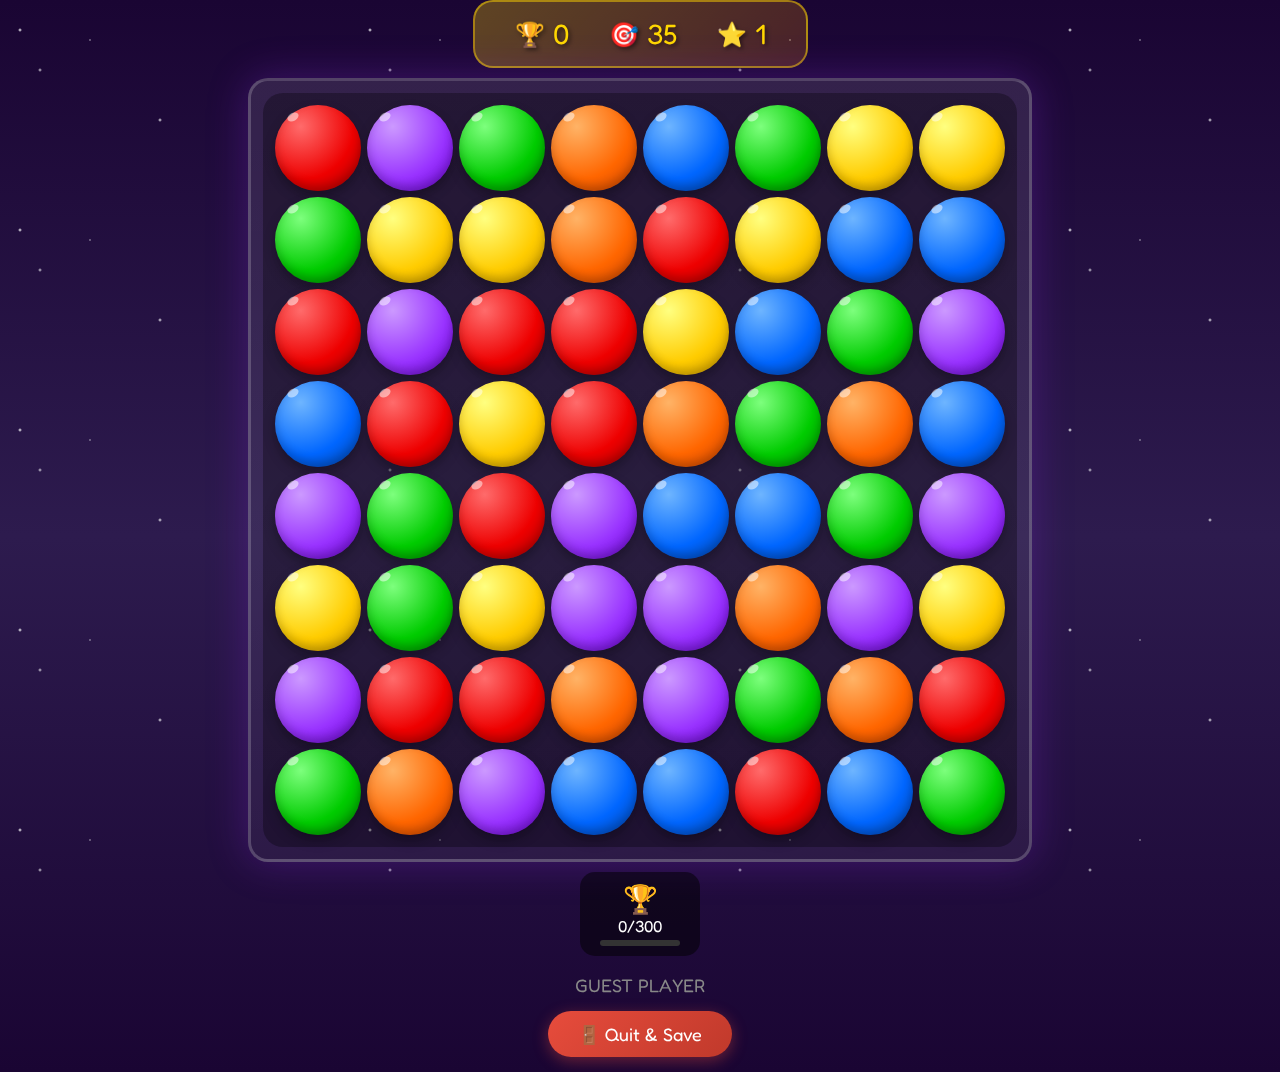
<file: index.html>
<!DOCTYPE html>
<html lang="en">

<head>
    <meta charset="UTF-8">
    <meta name="viewport" content="width=device-width, initial-scale=1.0, user-scalable=no">
    <title>🎈 Balloon Crush</title>
    <link href="https://fonts.googleapis.com/css2?family=Fredoka+One&display=swap" rel="stylesheet">
    <style>
        * {
            margin: 0;
            padding: 0;
            box-sizing: border-box;
        }

        body {
            background: linear-gradient(180deg, #1a0533 0%, #2d1b4e 50%, #1a0533 100%);
            min-height: 100vh;
            display: flex;
            flex-direction: column;
            align-items: center;
            justify-content: center;
            font-family: 'Fredoka One', 'Segoe UI', Arial, sans-serif;
            overflow: hidden;
        }

        body::before {
            content: '';
            position: fixed;
            top: 0;
            left: 0;
            right: 0;
            bottom: 0;
            background-image:
                radial-gradient(2px 2px at 20px 30px, #fff, transparent),
                radial-gradient(2px 2px at 40px 70px, rgba(255, 255, 255, 0.8), transparent),
                radial-gradient(1px 1px at 90px 40px, #fff, transparent),
                radial-gradient(2px 2px at 160px 120px, rgba(255, 255, 255, 0.9), transparent);
            background-size: 350px 200px;
            animation: twinkle 4s ease-in-out infinite;
            pointer-events: none;
            z-index: -1;
        }

        @keyframes twinkle {

            0%,
            100% {
                opacity: 0.5;
            }

            50% {
                opacity: 1;
            }
        }

        #header {
            background: linear-gradient(135deg, rgba(255, 215, 0, 0.3) 0%, rgba(255, 140, 0, 0.2) 100%);
            border: 2px solid rgba(255, 215, 0, 0.5);
            padding: 15px 40px;
            border-radius: 20px;
            margin-bottom: 10px;
            display: flex;
            gap: 40px;
            color: white;
            font-size: 24px;
            text-shadow: 2px 2px 4px rgba(0, 0, 0, 0.5);
        }

        #header div {
            display: flex;
            align-items: center;
            gap: 8px;
        }

        #header span {
            color: #FFD700;
            font-size: 28px;
        }

        #game-wrapper {
            background: linear-gradient(180deg, rgba(255, 255, 255, 0.1) 0%, rgba(255, 255, 255, 0.05) 100%);
            padding: 12px;
            border-radius: 20px;
            border: 3px solid rgba(255, 255, 255, 0.2);
            box-shadow: 0 0 40px rgba(138, 43, 226, 0.3);
        }

        #game {
            display: grid;
            grid-template-columns: repeat(8, 86px);
            grid-template-rows: repeat(8, 86px);
            gap: 6px;
            background: rgba(0, 0, 0, 0.3);
            padding: 12px;
            border-radius: 20px;
        }

        .cell {
            width: 86px;
            height: 86px;
            border-radius: 50%;
            cursor: pointer;
            transition: all 0.15s ease;
            position: relative;
            box-shadow: 0 6px 12px rgba(0, 0, 0, 0.3), inset 0 -5px 8px rgba(0, 0, 0, 0.2);
        }

        .cell::before {
            content: '';
            position: absolute;
            top: 8px;
            left: 12px;
            width: 12px;
            height: 8px;
            background: rgba(255, 255, 255, 0.5);
            border-radius: 50%;
            transform: rotate(-30deg);
        }

        .cell:hover {
            transform: scale(1.1);
        }

        .cell.selected {
            transform: scale(1.15);
            box-shadow: 0 0 20px currentColor, 0 0 40px currentColor;
            animation: pulse 0.5s ease infinite;
        }

        @keyframes pulse {

            0%,
            100% {
                transform: scale(1.15);
            }

            50% {
                transform: scale(1.2);
            }
        }

        /* Normal Colors */
        .color0 {
            background: radial-gradient(circle at 30% 25%, #ff6b6b 0%, #ee0000 60%, #aa0000 100%);
            color: #ee0000;
        }

        .color1 {
            background: radial-gradient(circle at 30% 25%, #6eb5ff 0%, #0066ff 60%, #0044aa 100%);
            color: #0066ff;
        }

        .color2 {
            background: radial-gradient(circle at 30% 25%, #7dff7d 0%, #00cc00 60%, #008800 100%);
            color: #00cc00;
        }

        .color3 {
            background: radial-gradient(circle at 30% 25%, #ffff80 0%, #ffcc00 60%, #cc9900 100%);
            color: #ffcc00;
        }

        .color4 {
            background: radial-gradient(circle at 30% 25%, #cc99ff 0%, #9933ff 60%, #6600cc 100%);
            color: #9933ff;
        }

        .color5 {
            background: radial-gradient(circle at 30% 25%, #ffb366 0%, #ff6600 60%, #cc4400 100%);
            color: #ff6600;
        }

        /* Special: Striped Horizontal */
        .striped-h::after {
            content: '═';
            position: absolute;
            top: 50%;
            left: 50%;
            transform: translate(-50%, -50%);
            font-size: 28px;
            color: white;
            text-shadow: 0 0 5px black;
        }

        /* Special: Striped Vertical */
        .striped-v::after {
            content: '║';
            position: absolute;
            top: 50%;
            left: 50%;
            transform: translate(-50%, -50%);
            font-size: 28px;
            color: white;
            text-shadow: 0 0 5px black;
        }

        /* Special: Bomb */
        .bomb::after {
            content: '💥';
            position: absolute;
            top: 50%;
            left: 50%;
            transform: translate(-50%, -50%);
            font-size: 24px;
        }

        /* Special: Color Bomb */
        .color-bomb {
            background: conic-gradient(#ff0000, #ff9900, #ffff00, #00ff00, #0099ff, #9900ff, #ff0000) !important;
            animation: rainbow-spin 2s linear infinite;
        }

        .color-bomb::after {
            content: '⭐';
            position: absolute;
            top: 50%;
            left: 50%;
            transform: translate(-50%, -50%);
            font-size: 26px;
        }

        @keyframes rainbow-spin {
            from {
                filter: hue-rotate(0deg);
            }

            to {
                filter: hue-rotate(360deg);
            }
        }

        /* Ice obstacle - Very Visible */
        .ice {
            box-shadow: 0 0 20px #00ffff, 0 0 40px #00aaff, inset 0 0 20px rgba(0, 255, 255, 0.4);
            border: 4px solid #00ffff;
            position: relative;
        }

        .ice::after {
            content: '❄️';
            position: absolute;
            top: 50%;
            left: 50%;
            transform: translate(-50%, -50%);
            font-size: 22px;
            opacity: 0.9;
            text-shadow: 0 0 10px #00ffff;
        }

        /* Wall obstacle - 2 hits to break */
        .wall {
            background: linear-gradient(135deg, #8B4513 0%, #5D3A1A 50%, #3D2510 100%) !important;
            border: 3px solid #2a1a0a;
            border-radius: 8px !important;
            box-shadow: inset 0 2px 4px rgba(255, 255, 255, 0.2), inset 0 -2px 4px rgba(0, 0, 0, 0.4);
        }

        .wall::before {
            content: '🧱';
            position: absolute;
            top: 50%;
            left: 50%;
            transform: translate(-50%, -50%);
            font-size: 26px;
        }

        .wall::after {
            display: none !important;
        }

        /* Cracked wall - 1 hit left */
        .wall-cracked {
            background: linear-gradient(135deg, #6B3513 0%, #4D2A1A 50%, #2D1510 100%) !important;
            border: 3px solid #1a0a0a;
            border-radius: 8px !important;
            box-shadow: inset 0 2px 4px rgba(255, 255, 255, 0.1), inset 0 -2px 4px rgba(0, 0, 0, 0.5);
        }

        .wall-cracked::before {
            content: '💥';
            position: absolute;
            top: 50%;
            left: 50%;
            transform: translate(-50%, -50%);
            font-size: 24px;
        }

        .wall-cracked::after {
            display: none !important;
        }

        #target-info {
            text-align: center;
            color: #aaa;
            font-size: 14px;
            margin-top: 8px;
        }

        #target-info span {
            color: #FFD700;
            font-size: 16px;
        }

        /* Combo text */
        .combo-text {
            position: fixed;
            font-size: 40px;
            font-weight: bold;
            color: #FFD700;
            text-shadow: 0 0 20px #ff6600, 2px 2px 0 #000;
            pointer-events: none;
            animation: combo-pop 1s ease-out forwards;
            z-index: 100;
        }

        @keyframes combo-pop {
            0% {
                transform: scale(0);
                opacity: 1;
            }

            50% {
                transform: scale(1.5);
                opacity: 1;
            }

            100% {
                transform: scale(1);
                opacity: 0;
                top: 30%;
            }
        }
    </style>
</head>

<body>
    <div id="header">
        <div>🏆 <span id="score">0</span></div>
        <div>🎯 <span id="moves">30</span></div>
        <div>⭐ <span id="level">1</span></div>
    </div>
    <div id="game-wrapper">
        <div id="game"></div>
    </div>
    <div id="targets-panel" style="
        display: flex;
        justify-content: center;
        gap: 20px;
        margin: 10px 0;
        padding: 10px 20px;
        background: rgba(0,0,0,0.5);
        border-radius: 15px;
        flex-wrap: wrap;
    "></div>
    <div id="sl-status" style="text-align:center;color:#888;font-size:18px;margin-top:8px;">GUEST PLAYER</div>
    <button id="quit-btn" onclick="quitGame()" style="
        display: block;
        margin: 15px auto;
        padding: 12px 30px;
        font-size: 18px;
        font-family: 'Fredoka One', sans-serif;
        background: linear-gradient(135deg, #e74c3c 0%, #c0392b 100%);
        color: white;
        border: none;
        border-radius: 25px;
        cursor: pointer;
        box-shadow: 0 4px 15px rgba(231, 76, 60, 0.4);
        transition: all 0.2s ease;
    ">🚪 Quit & Save</button>


    <script>
        // ===== CONFIG =====
        const COLS = 8, ROWS = 8, COLORS = 6;
        const NORMAL = 0, STRIPED_H = 1, STRIPED_V = 2, BOMB = 3, COLOR_BOMB = 4;
        const OBS_NONE = 0, OBS_ICE = 1, OBS_WALL = 2;

        // ===== AUDIO =====
        const AudioCtx = window.AudioContext || window.webkitAudioContext;
        let audioCtx = null;

        function initAudio() {
            if (!audioCtx) audioCtx = new AudioCtx();
        }

        function playSound(type) {
            if (!audioCtx) return;
            const osc = audioCtx.createOscillator();
            const gain = audioCtx.createGain();
            osc.connect(gain);
            gain.connect(audioCtx.destination);
            const now = audioCtx.currentTime;

            switch (type) {
                case 'pop':
                    osc.type = 'sine';
                    osc.frequency.setValueAtTime(600 + Math.random() * 200, now);
                    osc.frequency.exponentialRampToValueAtTime(200, now + 0.1);
                    gain.gain.setValueAtTime(0.2, now);
                    gain.gain.exponentialRampToValueAtTime(0.01, now + 0.1);
                    osc.start(now); osc.stop(now + 0.1);
                    break;
                case 'special':
                    osc.type = 'square';
                    osc.frequency.setValueAtTime(400, now);
                    osc.frequency.exponentialRampToValueAtTime(800, now + 0.15);
                    gain.gain.setValueAtTime(0.15, now);
                    gain.gain.exponentialRampToValueAtTime(0.01, now + 0.2);
                    osc.start(now); osc.stop(now + 0.2);
                    break;
                case 'combo':
                    osc.type = 'triangle';
                    osc.frequency.setValueAtTime(500, now);
                    osc.frequency.exponentialRampToValueAtTime(1000, now + 0.1);
                    osc.frequency.exponentialRampToValueAtTime(800, now + 0.2);
                    gain.gain.setValueAtTime(0.25, now);
                    gain.gain.exponentialRampToValueAtTime(0.01, now + 0.25);
                    osc.start(now); osc.stop(now + 0.25);
                    break;
                case 'levelup':
                    osc.type = 'sine';
                    [523, 659, 784, 1047].forEach((f, i) => {
                        osc.frequency.setValueAtTime(f, now + i * 0.1);
                    });
                    gain.gain.setValueAtTime(0.2, now);
                    gain.gain.exponentialRampToValueAtTime(0.01, now + 0.5);
                    osc.start(now); osc.stop(now + 0.5);
                    break;
                case 'swap':
                    osc.type = 'triangle';
                    osc.frequency.setValueAtTime(300, now);
                    osc.frequency.exponentialRampToValueAtTime(500, now + 0.05);
                    gain.gain.setValueAtTime(0.1, now);
                    gain.gain.exponentialRampToValueAtTime(0.01, now + 0.05);
                    osc.start(now); osc.stop(now + 0.05);
                    break;
                case 'wall':
                    osc.type = 'sawtooth';
                    osc.frequency.setValueAtTime(150, now);
                    osc.frequency.exponentialRampToValueAtTime(80, now + 0.15);
                    gain.gain.setValueAtTime(0.25, now);
                    gain.gain.exponentialRampToValueAtTime(0.01, now + 0.15);
                    osc.start(now); osc.stop(now + 0.15);
                    break;
            }
        }

        // ===== GAME STATE =====
        let grid = [];
        let selected = null;
        let score = 0, moves = 30, level = 1;
        let isAnimating = false;
        let comboCount = 0;

        // ===== TARGET SYSTEM =====
        let targetProgress = {
            colors: [0, 0, 0, 0, 0, 0],  // Red, Blue, Green, Yellow, Purple, Orange
            ice: 0,
            walls: 0,
            score: 0
        };

        const COLOR_NAMES = ['🔴', '🔵', '🟢', '🟡', '🟣', '🟠'];

        // Level configs with targets
        function getLevelConfig(lvl) {
            const configs = {
                1: { moves: 35, targets: [{ type: 'score', count: 300 }] },
                2: { moves: 33, targets: [{ type: 'color', color: 0, count: 15 }] },
                3: { moves: 31, targets: [{ type: 'color', color: 1, count: 20 }], iceCount: 3 },
                4: { moves: 30, targets: [{ type: 'ice', count: 5 }], iceCount: 8 },
                5: { moves: 28, targets: [{ type: 'color', color: 2, count: 25 }, { type: 'score', count: 500 }], iceCount: 6 },
                6: { moves: 27, targets: [{ type: 'ice', count: 8 }], iceCount: 12 },
                7: { moves: 26, targets: [{ type: 'wall', count: 3 }], wallCount: 5, iceCount: 5 },
                8: { moves: 25, targets: [{ type: 'color', color: 3, count: 30 }, { type: 'ice', count: 6 }], iceCount: 10, wallCount: 3 },
                9: { moves: 24, targets: [{ type: 'wall', count: 5 }, { type: 'score', count: 800 }], wallCount: 8, iceCount: 8 },
                10: { moves: 23, targets: [{ type: 'color', color: 4, count: 35 }, { type: 'wall', count: 4 }], wallCount: 6, iceCount: 10 }
            };

            // For levels > 10, generate dynamically
            if (lvl > 10) {
                const colorIdx = (lvl - 1) % 6;
                return {
                    moves: Math.max(18, 25 - Math.floor((lvl - 10) / 2)),
                    targets: [
                        { type: 'color', color: colorIdx, count: 25 + lvl * 2 },
                        { type: 'ice', count: Math.min(lvl, 15) }
                    ],
                    iceCount: Math.min(lvl * 2, 20),
                    wallCount: Math.min(lvl - 5, 12)
                };
            }

            return configs[lvl] || configs[1];
        }

        function resetTargetProgress() {
            targetProgress = {
                colors: [0, 0, 0, 0, 0, 0],
                ice: 0,
                walls: 0,
                score: 0
            };
        }

        function checkTargetsComplete() {
            const config = getLevelConfig(level);
            for (const target of config.targets) {
                if (target.type === 'color' && targetProgress.colors[target.color] < target.count) return false;
                if (target.type === 'ice' && targetProgress.ice < target.count) return false;
                if (target.type === 'wall' && targetProgress.walls < target.count) return false;
                if (target.type === 'score' && targetProgress.score < target.count) return false;
            }
            return true;
        }

        // ===== INIT =====
        function init() {
            const config = getLevelConfig(level);
            moves = config.moves;
            resetTargetProgress();
            createGrid();
            addObstacles(config.iceCount || 0, config.wallCount || 0);
            removeInitialMatches();
            render();
        }

        function createGrid() {
            grid = [];
            for (let r = 0; r < ROWS; r++) {
                grid[r] = [];
                for (let c = 0; c < COLS; c++) {
                    grid[r][c] = { color: randomColor(), type: NORMAL, obstacle: OBS_NONE };
                }
            }
        }

        function addObstacles(iceCount, wallCount) {
            // Add walls first (not on edges to allow gravity)
            let wallsPlaced = 0;
            while (wallsPlaced < wallCount) {
                const r = 1 + Math.floor(Math.random() * (ROWS - 2));
                const c = Math.floor(Math.random() * COLS);
                if (grid[r][c].obstacle === OBS_NONE) {
                    grid[r][c].obstacle = OBS_WALL;
                    grid[r][c].wallHp = 2;  // 2 hits to destroy
                    grid[r][c].color = -1;
                    wallsPlaced++;
                }
            }
            // Add ice
            let icePlaced = 0;
            while (icePlaced < iceCount) {
                const r = Math.floor(Math.random() * ROWS);
                const c = Math.floor(Math.random() * COLS);
                if (grid[r][c].obstacle === OBS_NONE) {
                    grid[r][c].obstacle = OBS_ICE;
                    icePlaced++;
                }
            }
        }

        function randomColor() {
            return Math.floor(Math.random() * COLORS);
        }

        function removeInitialMatches() {
            let iterations = 0;
            while (findMatches().length > 0 && iterations < 100) {
                iterations++;
                for (let r = 0; r < ROWS; r++) {
                    for (let c = 0; c < COLS; c++) {
                        if (c >= 2 && grid[r][c].color === grid[r][c - 1].color && grid[r][c].color === grid[r][c - 2].color) {
                            grid[r][c].color = (grid[r][c].color + 1) % COLORS;
                        }
                        if (r >= 2 && grid[r][c].color === grid[r - 1][c].color && grid[r][c].color === grid[r - 2][c].color) {
                            grid[r][c].color = (grid[r][c].color + 1) % COLORS;
                        }
                    }
                }
            }
        }

        // ===== RENDER =====
        function render() {
            const gameEl = document.getElementById('game');
            gameEl.innerHTML = '';

            for (let r = 0; r < ROWS; r++) {
                for (let c = 0; c < COLS; c++) {
                    const tile = grid[r][c];
                    const cell = document.createElement('div');

                    if (tile.obstacle === OBS_WALL) {
                        cell.className = tile.wallHp === 1 ? 'cell wall-cracked' : 'cell wall';
                    } else if (tile.type === COLOR_BOMB) {
                        cell.className = 'cell color-bomb';
                    } else {
                        cell.className = `cell color${tile.color}`;
                    }

                    if (tile.type === STRIPED_H) cell.classList.add('striped-h');
                    if (tile.type === STRIPED_V) cell.classList.add('striped-v');
                    if (tile.type === BOMB) cell.classList.add('bomb');
                    if (tile.obstacle === OBS_ICE) cell.classList.add('ice');

                    if (selected && selected.r === r && selected.c === c) {
                        cell.classList.add('selected');
                    }

                    // Walls are not clickable
                    if (tile.obstacle !== OBS_WALL) {
                        cell.onclick = () => { initAudio(); onCellClick(r, c); };
                    }
                    gameEl.appendChild(cell);
                }
            }

            document.getElementById('score').textContent = score;
            document.getElementById('moves').textContent = moves;
            document.getElementById('level').textContent = level;

            // Render targets
            renderTargets();
        }

        function renderTargets() {
            const config = getLevelConfig(level);
            const panel = document.getElementById('targets-panel');
            panel.innerHTML = '';

            config.targets.forEach(target => {
                let icon, current, goal, complete;

                if (target.type === 'color') {
                    icon = COLOR_NAMES[target.color];
                    current = targetProgress.colors[target.color];
                    goal = target.count;
                } else if (target.type === 'ice') {
                    icon = '❄️';
                    current = targetProgress.ice;
                    goal = target.count;
                } else if (target.type === 'wall') {
                    icon = '🧱';
                    current = targetProgress.walls;
                    goal = target.count;
                } else if (target.type === 'score') {
                    icon = '🏆';
                    current = targetProgress.score;
                    goal = target.count;
                }

                complete = current >= goal;
                const percent = Math.min(100, (current / goal) * 100);

                const div = document.createElement('div');
                div.style.cssText = 'text-align:center;min-width:80px;';
                div.innerHTML = `
                    <div style="font-size:28px;">${icon}</div>
                    <div style="color:${complete ? '#2ecc71' : '#fff'};font-size:16px;">${Math.min(current, goal)}/${goal}</div>
                    <div style="width:100%;height:6px;background:#333;border-radius:3px;margin-top:4px;">
                        <div style="width:${percent}%;height:100%;background:${complete ? '#2ecc71' : '#f1c40f'};border-radius:3px;transition:width 0.3s;"></div>
                    </div>
                    ${complete ? '<div style="color:#2ecc71;font-size:12px;">✓</div>' : ''}
                `;
                panel.appendChild(div);
            });
        }

        // ===== CLICK =====
        function onCellClick(r, c) {
            if (isAnimating || moves <= 0) return;

            if (!selected) {
                selected = { r, c };
                playSound('swap');
                render();
            } else {
                const dr = Math.abs(r - selected.r);
                const dc = Math.abs(c - selected.c);

                if ((dr === 1 && dc === 0) || (dr === 0 && dc === 1)) {
                    trySwap(selected.r, selected.c, r, c);
                }
                selected = null;
                render();
            }
        }

        // ===== SWAP =====
        function trySwap(r1, c1, r2, c2) {
            swap(r1, c1, r2, c2);

            const matches = findMatches();
            if (matches.length > 0) {
                moves--;
                comboCount = 0;
                processMatches(matches, { r: r2, c: c2 });
            } else {
                swap(r1, c1, r2, c2);
            }
        }

        function swap(r1, c1, r2, c2) {
            const temp = grid[r1][c1];
            grid[r1][c1] = grid[r2][c2];
            grid[r2][c2] = temp;
        }

        // ===== FIND MATCHES =====
        function findMatches() {
            const matched = [];

            // Horizontal
            for (let r = 0; r < ROWS; r++) {
                let c = 0;
                while (c < COLS) {
                    const color = grid[r][c].color;
                    let count = 1;
                    while (c + count < COLS && grid[r][c + count].color === color) count++;
                    if (count >= 3) {
                        const match = { cells: [], horizontal: true, vertical: false };
                        for (let i = 0; i < count; i++) match.cells.push({ r, c: c + i });
                        matched.push(match);
                    }
                    c += count;
                }
            }

            // Vertical
            for (let c = 0; c < COLS; c++) {
                let r = 0;
                while (r < ROWS) {
                    const color = grid[r][c].color;
                    let count = 1;
                    while (r + count < ROWS && grid[r + count][c].color === color) count++;
                    if (count >= 3) {
                        const match = { cells: [], horizontal: false, vertical: true };
                        for (let i = 0; i < count; i++) match.cells.push({ r: r + i, c });
                        matched.push(match);
                    }
                    r += count;
                }
            }

            return matched;
        }

        // ===== PROCESS MATCHES =====
        function processMatches(matches, swapPos) {
            isAnimating = true;
            comboCount++;

            if (comboCount > 1) {
                showCombo(comboCount);
                playSound('combo');
            }

            let allCells = [];
            let specialToCreate = null;

            matches.forEach(match => {
                const count = match.cells.length;

                // Determine special creation
                if (count >= 5) {
                    specialToCreate = { type: COLOR_BOMB, pos: match.cells[2] };
                } else if (count === 4) {
                    if (match.horizontal) {
                        specialToCreate = { type: STRIPED_V, pos: match.cells[1], color: grid[match.cells[0].r][match.cells[0].c].color };
                    } else {
                        specialToCreate = { type: STRIPED_H, pos: match.cells[1], color: grid[match.cells[0].r][match.cells[0].c].color };
                    }
                }

                match.cells.forEach(cell => {
                    if (!allCells.find(c => c.r === cell.r && c.c === cell.c)) {
                        allCells.push(cell);
                    }
                });
            });

            // Check for L/T shape (bomb)
            const cellSet = new Set(allCells.map(c => `${c.r},${c.c}`));
            allCells.forEach(cell => {
                // Check if this cell is intersection of H and V matches
                const hasH = allCells.filter(c => c.r === cell.r).length >= 3;
                const hasV = allCells.filter(c => c.c === cell.c).length >= 3;
                if (hasH && hasV) {
                    specialToCreate = { type: BOMB, pos: cell, color: grid[cell.r][cell.c].color };
                }
            });

            // Trigger special abilities
            allCells.forEach(cell => {
                const tile = grid[cell.r][cell.c];
                if (tile.type === STRIPED_H) {
                    for (let c = 0; c < COLS; c++) {
                        if (!allCells.find(x => x.r === cell.r && x.c === c)) {
                            allCells.push({ r: cell.r, c });
                        }
                    }
                    playSound('special');
                } else if (tile.type === STRIPED_V) {
                    for (let r = 0; r < ROWS; r++) {
                        if (!allCells.find(x => x.r === r && x.c === cell.c)) {
                            allCells.push({ r, c: cell.c });
                        }
                    }
                    playSound('special');
                } else if (tile.type === BOMB) {
                    for (let dr = -1; dr <= 1; dr++) {
                        for (let dc = -1; dc <= 1; dc++) {
                            const nr = cell.r + dr, nc = cell.c + dc;
                            if (nr >= 0 && nr < ROWS && nc >= 0 && nc < COLS) {
                                if (!allCells.find(x => x.r === nr && x.c === nc)) {
                                    allCells.push({ r: nr, c: nc });
                                }
                            }
                        }
                    }
                    playSound('special');
                } else if (tile.type === COLOR_BOMB) {
                    const targetColor = grid[swapPos.r][swapPos.c].color;
                    for (let r = 0; r < ROWS; r++) {
                        for (let c = 0; c < COLS; c++) {
                            if (grid[r][c].color === targetColor) {
                                if (!allCells.find(x => x.r === r && x.c === c)) {
                                    allCells.push({ r, c });
                                }
                            }
                        }
                    }
                    playSound('special');
                }
            });

            // Damage adjacent walls
            const damagedWalls = new Set();
            allCells.forEach(cell => {
                // Check all 4 neighbors for walls
                const neighbors = [
                    { r: cell.r - 1, c: cell.c },
                    { r: cell.r + 1, c: cell.c },
                    { r: cell.r, c: cell.c - 1 },
                    { r: cell.r, c: cell.c + 1 }
                ];
                neighbors.forEach(n => {
                    if (n.r >= 0 && n.r < ROWS && n.c >= 0 && n.c < COLS) {
                        const neighbor = grid[n.r][n.c];
                        if (neighbor.obstacle === OBS_WALL && !damagedWalls.has(`${n.r},${n.c}`)) {
                            damagedWalls.add(`${n.r},${n.c}`);
                            neighbor.wallHp--;
                            if (neighbor.wallHp <= 0) {
                                neighbor.obstacle = OBS_NONE;
                                neighbor.color = randomColor();
                                score += 50;
                                targetProgress.walls++;
                                targetProgress.score += 50;
                                playSound('special');
                            } else {
                                playSound('wall');
                            }
                        }
                    }
                });
            });

            // Clear cells (but not walls!) and track progress
            allCells.forEach(cell => {
                const tile = grid[cell.r][cell.c];
                if (tile.obstacle === OBS_WALL) {
                    return;
                }
                if (tile.obstacle === OBS_ICE) {
                    tile.obstacle = OBS_NONE;
                    score += 5;
                    targetProgress.ice++;
                    targetProgress.score += 5;
                } else if (tile.color >= 0) {
                    // Track color for targets
                    targetProgress.colors[tile.color]++;
                    tile.color = -1;
                    tile.type = NORMAL;
                    score += 10;
                    targetProgress.score += 10;
                }
                playSound('pop');
            });

            // Create special
            if (specialToCreate && specialToCreate.pos) {
                const { r, c } = specialToCreate.pos;
                if (grid[r][c].color === -1) {
                    grid[r][c].color = specialToCreate.color !== undefined ? specialToCreate.color : randomColor();
                }
                grid[r][c].type = specialToCreate.type;
            }

            render();
            setTimeout(() => applyGravity(), 200);
        }

        function showCombo(count) {
            const text = document.createElement('div');
            text.className = 'combo-text';
            text.textContent = count + 'x COMBO!';
            text.style.left = '50%';
            text.style.top = '50%';
            text.style.transform = 'translate(-50%, -50%)';
            document.body.appendChild(text);
            setTimeout(() => text.remove(), 1000);
        }

        // ===== GRAVITY =====
        function applyGravity() {
            // Process each column
            for (let c = 0; c < COLS; c++) {
                // Work in segments separated by walls
                let segmentBottom = ROWS - 1;

                while (segmentBottom >= 0) {
                    // Find the top of current segment (stop at wall or top)
                    let segmentTop = segmentBottom;
                    while (segmentTop > 0 && grid[segmentTop - 1][c].obstacle !== OBS_WALL) {
                        segmentTop--;
                    }

                    // Now process this segment [segmentTop, segmentBottom]
                    let writeRow = segmentBottom;

                    for (let r = segmentBottom; r >= segmentTop; r--) {
                        const tile = grid[r][c];
                        if (tile.obstacle === OBS_WALL) {
                            // Wall stays in place, reset writeRow above it
                            writeRow = r - 1;
                        } else if (tile.color !== -1) {
                            if (writeRow !== r) {
                                grid[writeRow][c] = tile;
                                grid[r][c] = { color: -1, type: NORMAL, obstacle: OBS_NONE };
                            }
                            writeRow--;
                        }
                    }

                    // Fill empty spaces in this segment with new tiles
                    for (let r = writeRow; r >= segmentTop; r--) {
                        if (grid[r][c].obstacle !== OBS_WALL) {
                            grid[r][c] = { color: randomColor(), type: NORMAL, obstacle: OBS_NONE };
                        }
                    }

                    // Move to segment above current top
                    segmentBottom = segmentTop - 1;
                    // Skip if we hit a wall
                    while (segmentBottom >= 0 && grid[segmentBottom][c].obstacle === OBS_WALL) {
                        segmentBottom--;
                    }
                }
            }

            render();

            setTimeout(() => {
                const newMatches = findMatches();
                if (newMatches.length > 0) {
                    processMatches(newMatches, { r: 0, c: 0 });
                } else {
                    isAnimating = false;
                    checkGameState();
                }
            }, 250);
        }

        // ===== GAME STATE =====
        function showMessage(text, duration) {
            const msg = document.createElement('div');
            msg.style.cssText = 'position:fixed;top:50%;left:50%;transform:translate(-50%,-50%);background:rgba(0,0,0,0.9);color:#FFD700;padding:30px 50px;border-radius:20px;font-size:28px;text-align:center;z-index:1000;animation:fadeIn 0.3s;';
            msg.innerHTML = text;
            document.body.appendChild(msg);
            setTimeout(function () { msg.remove(); }, duration || 2000);
        }

        function checkGameState() {
            const config = getLevelConfig(level);

            // Check if all targets are complete
            if (checkTargetsComplete()) {
                playSound('levelup');
                level++;
                // Submit level to SL
                if (window.submitLevelToSL) {
                    window.submitLevelToSL(level);
                }
                showMessage('🎉 Level ' + (level - 1) + ' Complete!', 2000);
                setTimeout(function () { init(); }, 2000);
            } else if (moves <= 0) {
                // Submit final score to SL
                if (window.submitScoreToSL) {
                    window.submitScoreToSL(score, level);
                }
                showMessage('💔 Game Over!<br>Score: ' + score + '<br>Level: ' + level, 3000);
                setTimeout(function () {
                    score = 0;
                    level = 1;
                    init();
                }, 3000);
            }
        }

        // ===== QUIT GAME =====
        function quitGame() {
            // No confirm() - SL browser doesn't support it
            // Show visual feedback
            const btn = document.getElementById('quit-btn');
            btn.innerText = '⏳ Saving...';
            btn.disabled = true;

            // Always submit score to SL (even if 0, to trigger close)
            if (window.submitScoreToSL) {
                window.submitScoreToSL(Math.max(score, 1), level);
            }

            // Visual confirmation instead of alert
            btn.innerText = '✅ Score Saved!';
            btn.style.background = 'linear-gradient(135deg, #27ae60 0%, #1e8449 100%)';

            // Show message on screen
            const msg = document.createElement('div');
            msg.style.cssText = 'position:fixed;top:50%;left:50%;transform:translate(-50%,-50%);background:rgba(0,0,0,0.9);color:#FFD700;padding:30px 50px;border-radius:20px;font-size:24px;text-align:center;z-index:1000;';
            msg.innerHTML = '👋 Thanks for playing!<br>Score: ' + score + '<br>Level: ' + level;
            document.body.appendChild(msg);

            // Wait then reset
            setTimeout(function () {
                score = 0;
                level = 1;
                init();
                msg.remove();
                btn.innerText = '🚪 Quit & Save';
                btn.disabled = false;
                btn.style.background = 'linear-gradient(135deg, #e74c3c 0%, #c0392b 100%)';
            }, 3000);
        }

        // ===== START =====
        init();
    </script>
    <script src="js/sl_bridge.js?v=52"></script>
</body>

</html>
</file>
